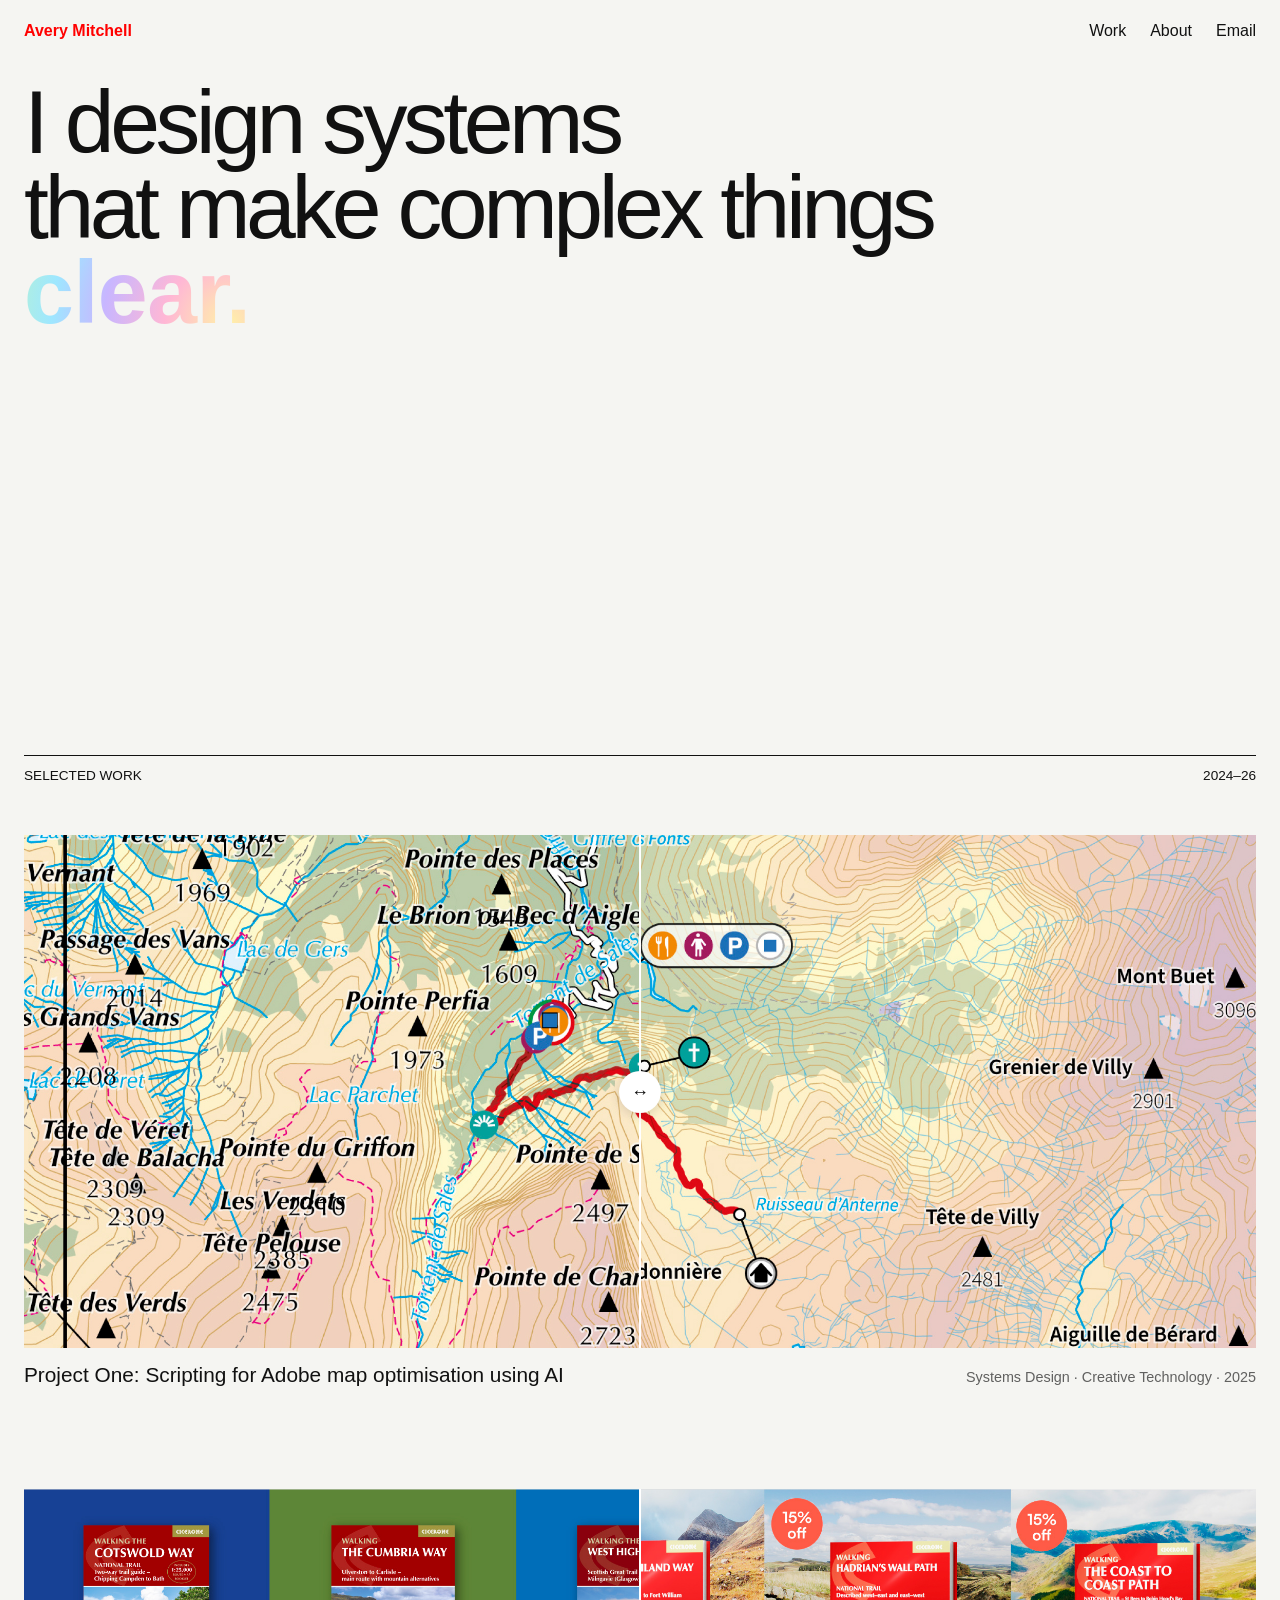
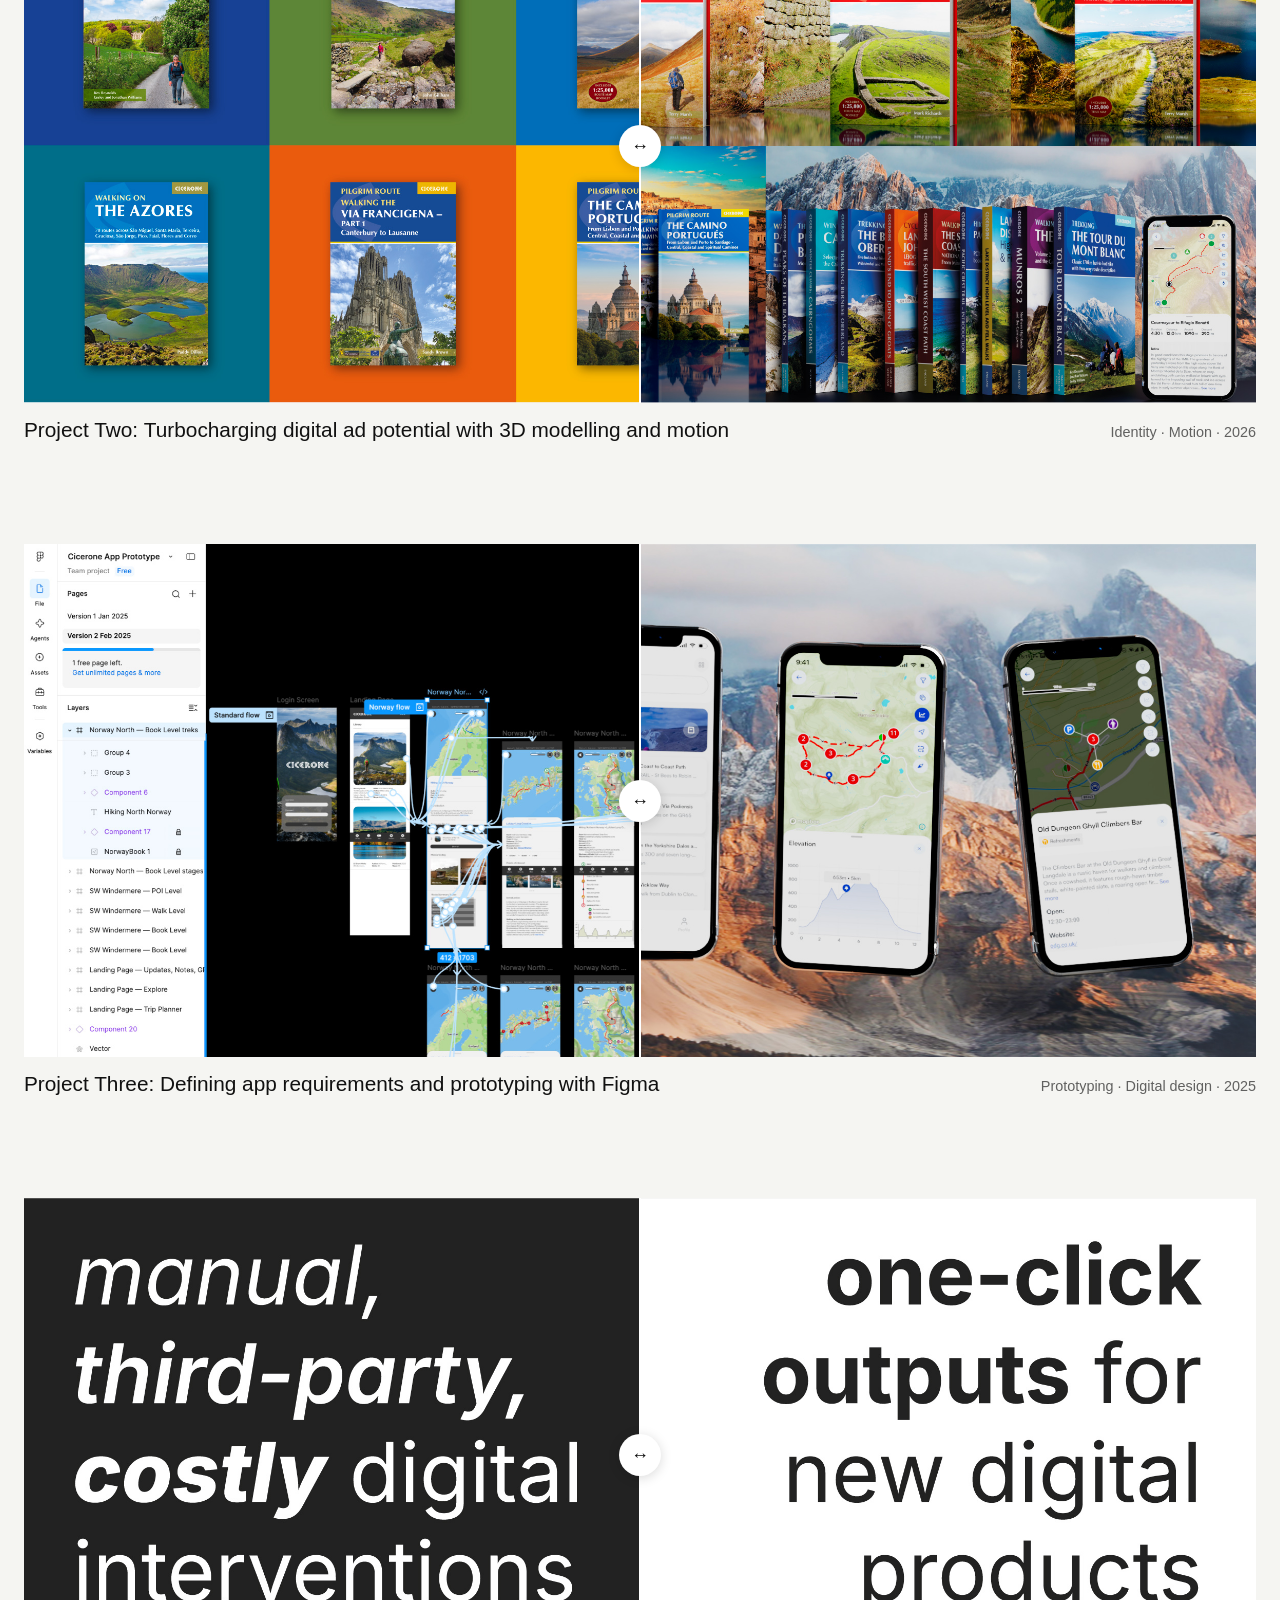
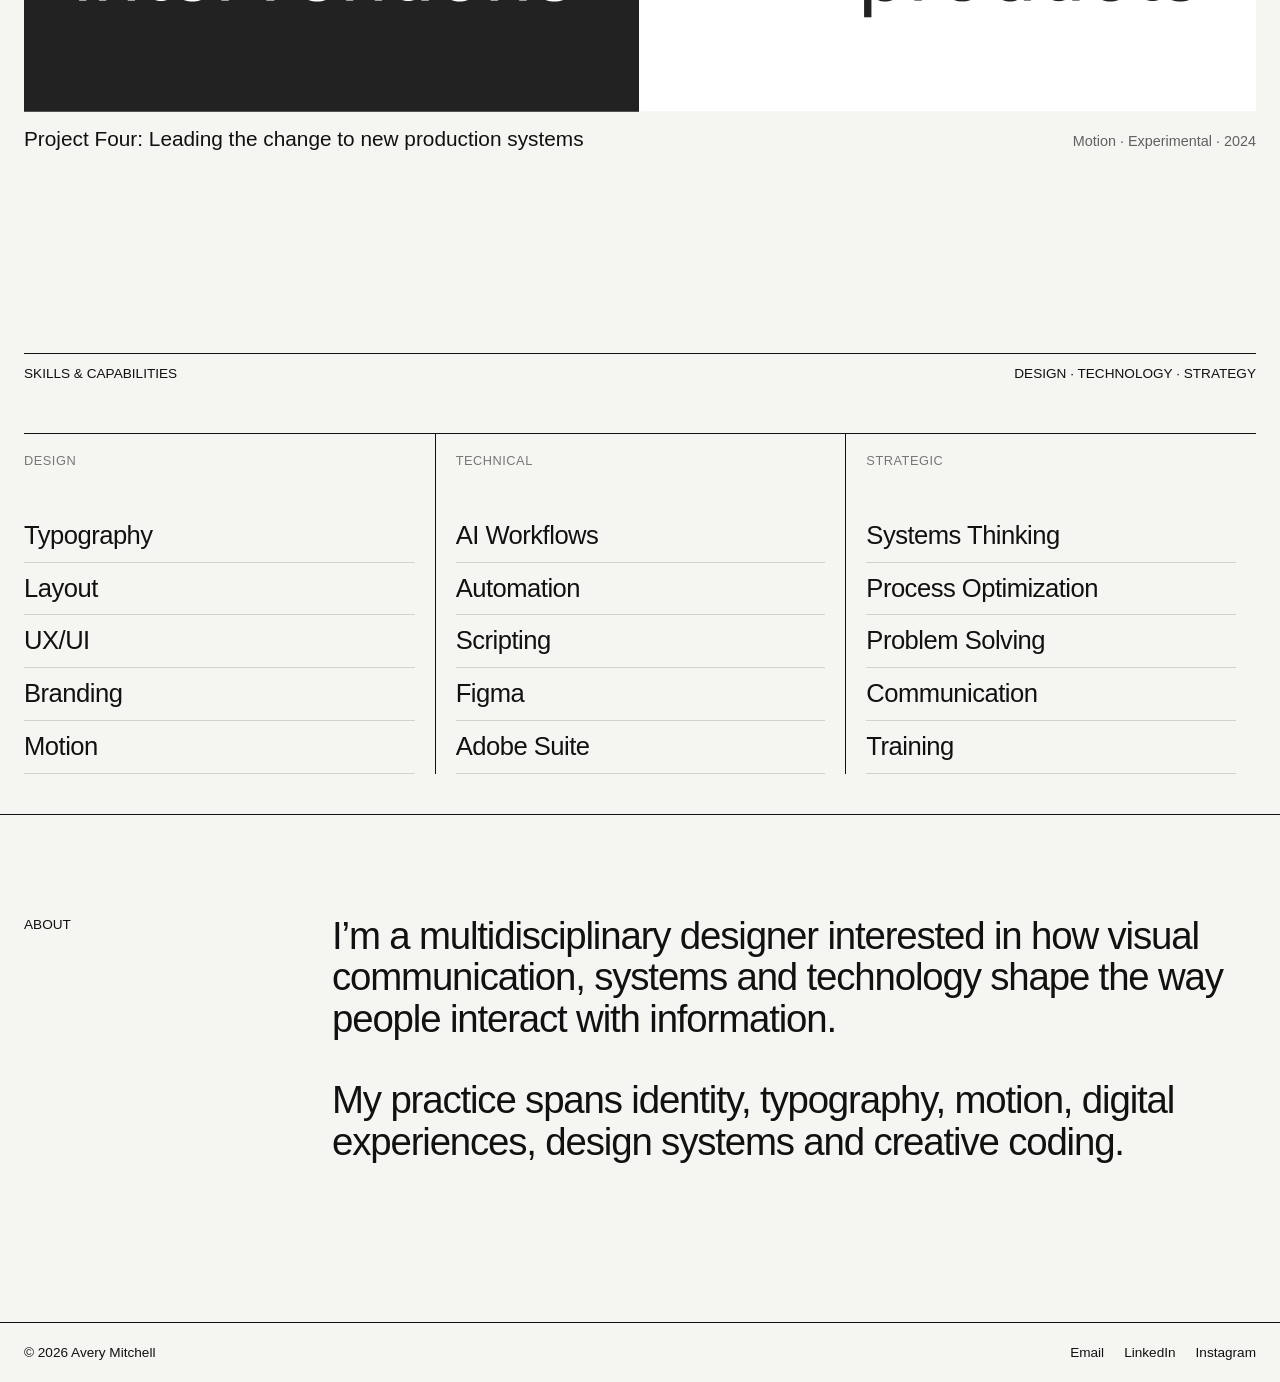
<file: index.html>
<!DOCTYPE html>
<html lang="en">

<head>
  <meta charset="UTF-8">

  <meta
    name="viewport"
    content="width=device-width, initial-scale=1.0"
  >

  <title>Avery Mitchell — Design & Creative Technology</title>

  <meta
    name="description"
    content="Portfolio of Avery Mitchell — graphic design, motion, systems design and creative technology."
  >

  <link rel="stylesheet" href="style.css">
  <link rel="icon" type="image/png" href="/favicon-2.png">
</head>


<body>

  <!-- ========================================
       HEADER
  ========================================= -->

  <header class="site-header">

    <a class="name" href="/">
      Avery Mitchell
    </a>

    <nav>
      <a href="#work">Work</a>
      <a href="#about">About</a>
      <a href="mailto:hello@example.com">Email</a>
    </nav>

  </header>


  <main>

    <!-- ========================================
         INTRO
    ========================================= -->

    <section class="intro">

      <h1>
        I design systems<br>
        that make complex things<br>
        <span class="clarity">clear.</span>
      </h1>

    </section>


    


    <!-- ========================================
         SELECTED WORK
    ========================================= -->

    <section class="work" id="work">

      <div class="section-heading">
        <p>Selected Work</p>
        <p>2024–26</p>
      </div>


      <!-- ======================================
           PROJECT 01
      ======================================= -->

      <article class="project">

        <div class="image-compare">

          <!-- BEFORE / LEFT -->

          <div class="compare-before">

            <img
              class="compare-image"
              src="images/project-01-a.jpg"
              alt="Project One — before"
            >

        

          </div>


          <!-- AFTER / RIGHT -->

          <div class="compare-after">

            <img
              class="compare-image"
              src="images/project-01-b.jpg"
              alt="Project One — after"
            >

            

          </div>


          <!-- DIVIDER -->

          <div class="compare-divider">

            <div class="compare-handle">
              ↔
            </div>

          </div>


          <!-- SLIDER -->

          <input
            class="compare-slider"
            type="range"
            min="0"
            max="100"
            value="50"
            aria-label="Compare Project One before and after"
          >

        </div>


        <a class="project-info" href="project-01.html">

          <h2>Project One: <span class="subhead">Scripting for Adobe map optimisation using AI</span></h2>

          <p>
            Systems Design · Creative Technology · 2025
          </p>

        </a>

      </article>


      <!-- ======================================
           PROJECT 02
      ======================================= -->

      <article class="project">

        <div class="image-compare">

          <!-- BEFORE / LEFT -->

          <div class="compare-before">

            <img
              class="compare-image"
              src="images/project-02-a.jpg"
              alt="Project Two — before"
            >

            

          </div>


          <!-- AFTER / RIGHT -->

          <div class="compare-after">

            <img
              class="compare-image"
              src="images/project-02-b.jpg"
              alt="Project Two — after"
            >

            

          </div>


          <!-- DIVIDER -->

          <div class="compare-divider">

            <div class="compare-handle">
              ↔
            </div>

          </div>


          <!-- SLIDER -->

          <input
            class="compare-slider"
            type="range"
            min="0"
            max="100"
            value="50"
            aria-label="Compare Project Two before and after"
          >

        </div>


        <a class="project-info" href="#">

          <h2>Project Two: <span class="subhead">Turbocharging digital ad potential with 3D modelling and motion</span></h2>

          <p>
            Identity · Motion · 2026 
          </p>

        </a>

      </article>


      <!-- ======================================
           PROJECT 03
      ======================================= -->

      <article class="project">

        <div class="image-compare">

          <!-- BEFORE / LEFT -->

          <div class="compare-before">

            <img
              class="compare-image"
              src="images/project-03-a.jpg"
              alt="Project Three — before"
            >

            

          </div>


          <!-- AFTER / RIGHT -->

          <div class="compare-after">

            <img
              class="compare-image"
              src="images/project-03-b.jpg"
              alt="Project Three — after"
            >

            

          </div>


          <!-- DIVIDER -->

          <div class="compare-divider">

            <div class="compare-handle">
              ↔
            </div>

          </div>


          <!-- SLIDER -->

          <input
            class="compare-slider"
            type="range"
            min="0"
            max="100"
            value="50"
            aria-label="Compare Project Three before and after"
          >

        </div>


        <a class="project-info" href="#">

          <h2>Project Three: <span class="subhead">Defining app requirements and prototyping with Figma</span></h2>

          <p>
            Prototyping · Digital design · 2025
          </p>

        </a>

      </article>


      <!-- ======================================
           PROJECT 04
      ======================================= -->

      <article class="project">

        <div class="image-compare">

          <!-- BEFORE / LEFT -->

          <div class="compare-before">

            <img
              class="compare-image"
              src="images/project-04-a.jpg"
              alt="Project Four — before"
            >

            

          </div>


          <!-- AFTER / RIGHT -->

          <div class="compare-after">

            <img
              class="compare-image"
              src="images/project-04-b.jpg"
              alt="Project Four — after"
            >

            

          </div>


          <!-- DIVIDER -->

          <div class="compare-divider">

            <div class="compare-handle">
              ↔
            </div>

          </div>


          <!-- SLIDER -->

          <input
            class="compare-slider"
            type="range"
            min="0"
            max="100"
            value="50"
            aria-label="Compare Project Four before and after"
          >

        </div>


        <a class="project-info" href="#">

          <h2>Project Four: <span class="subhead">Leading the change to new production systems</span></h2>

          <p>
            Motion · Experimental · 2024
          </p>

        </a>

      </article>

    </section>

<!-- ========================================
         SKILLS
    ========================================= -->

    <section class="skills">

      <div class="section-heading">
        <p>Skills & Capabilities</p>
        <p>Design · Technology · Strategy</p>
      </div>


      <div class="skills-grid">

        <!-- DESIGN -->

        <div class="skills-column">

          <h2>Design</h2>

          <ul>
            <li>Typography</li>
            <li>Layout</li>
            <li>UX/UI</li>
            <li>Branding</li>
            <li>Motion</li>
          </ul>

        </div>


        <!-- TECHNICAL -->

        <div class="skills-column">

          <h2>Technical</h2>

          <ul>
            <li>AI Workflows</li>
            <li>Automation</li>
            <li>Scripting</li>
            <li>Figma</li>
            <li>Adobe Suite</li>
          </ul>

        </div>


        <!-- STRATEGIC -->

        <div class="skills-column">

          <h2>Strategic</h2>

          <ul>
            <li>Systems Thinking</li>
            <li>Process Optimization</li>
            <li>Problem Solving</li>
            <li>Communication</li>
            <li>Training</li>
          </ul>

        </div>

      </div>

    </section>
    
    <!-- ========================================
         ABOUT
    ========================================= -->

    <section class="about" id="about">

      <p class="section-label">
        About
      </p>


      <div class="about-text">

        <p>
          I’m a multidisciplinary designer interested in how visual
          communication, systems and technology shape the way people
          interact with information.
        </p>

        <p>
          My practice spans identity, typography, motion, digital
          experiences, design systems and creative coding.
        </p>

      </div>

    </section>

  </main>


  <!-- ========================================
       FOOTER
  ========================================= -->

  <footer>

    <p>
      © 2026 Avery Mitchell
    </p>


    <div class="footer-links">

      <a href="mailto:hello@example.com">
        Email
      </a>

      <a
        href="#"
        target="_blank"
        rel="noopener"
      >
        LinkedIn
      </a>

      <a
        href="#"
        target="_blank"
        rel="noopener"
      >
        Instagram
      </a>

    </div>

  </footer>


  <!-- ========================================
       IMAGE COMPARISON SCRIPT
  ========================================= -->

  <script>

    document
      .querySelectorAll(".image-compare")
      .forEach(compare => {

        const slider =
          compare.querySelector(".compare-slider");


        slider.addEventListener("input", () => {

          compare.style.setProperty(
            "--position",
            slider.value + "%"
          );

        });

      });

/* ========================================
   CLARITY GRADIENT
   Mouse + scroll reactive
======================================== */

const clarity = document.querySelector(".clarity");

let mouseX = 50;
let mouseY = 50;
let scrollAmount = 0;

function updateClarityGradient() {

  /*
    Mouse creates subtle horizontal
    and vertical movement.
  */

  const gradientX =
    35 + (mouseX * 0.3);

  /*
    Scroll shifts the gradient vertically.

    % 100 means it continues cycling
    as the page gets longer.
  */

  const gradientY =
    35 +
    (mouseY * 0.2) +
    (scrollAmount * 0.03);

  clarity.style.setProperty(
    "--mouse-x",
    `${gradientX}%`
  );

  clarity.style.setProperty(
    "--mouse-y",
    `${gradientY % 100}%`
  );

}


/* MOUSE */

document.addEventListener(
  "mousemove",
  event => {

    mouseX =
      (event.clientX / window.innerWidth) * 100;

    mouseY =
      (event.clientY / window.innerHeight) * 100;

    updateClarityGradient();

  }
);


/* SCROLL */

window.addEventListener(
  "scroll",
  () => {

    scrollAmount = window.scrollY;

    updateClarityGradient();

  },
  { passive: true }
);


/* INITIAL POSITION */

updateClarityGradient();
  </script>


</body>

</html>
</file>
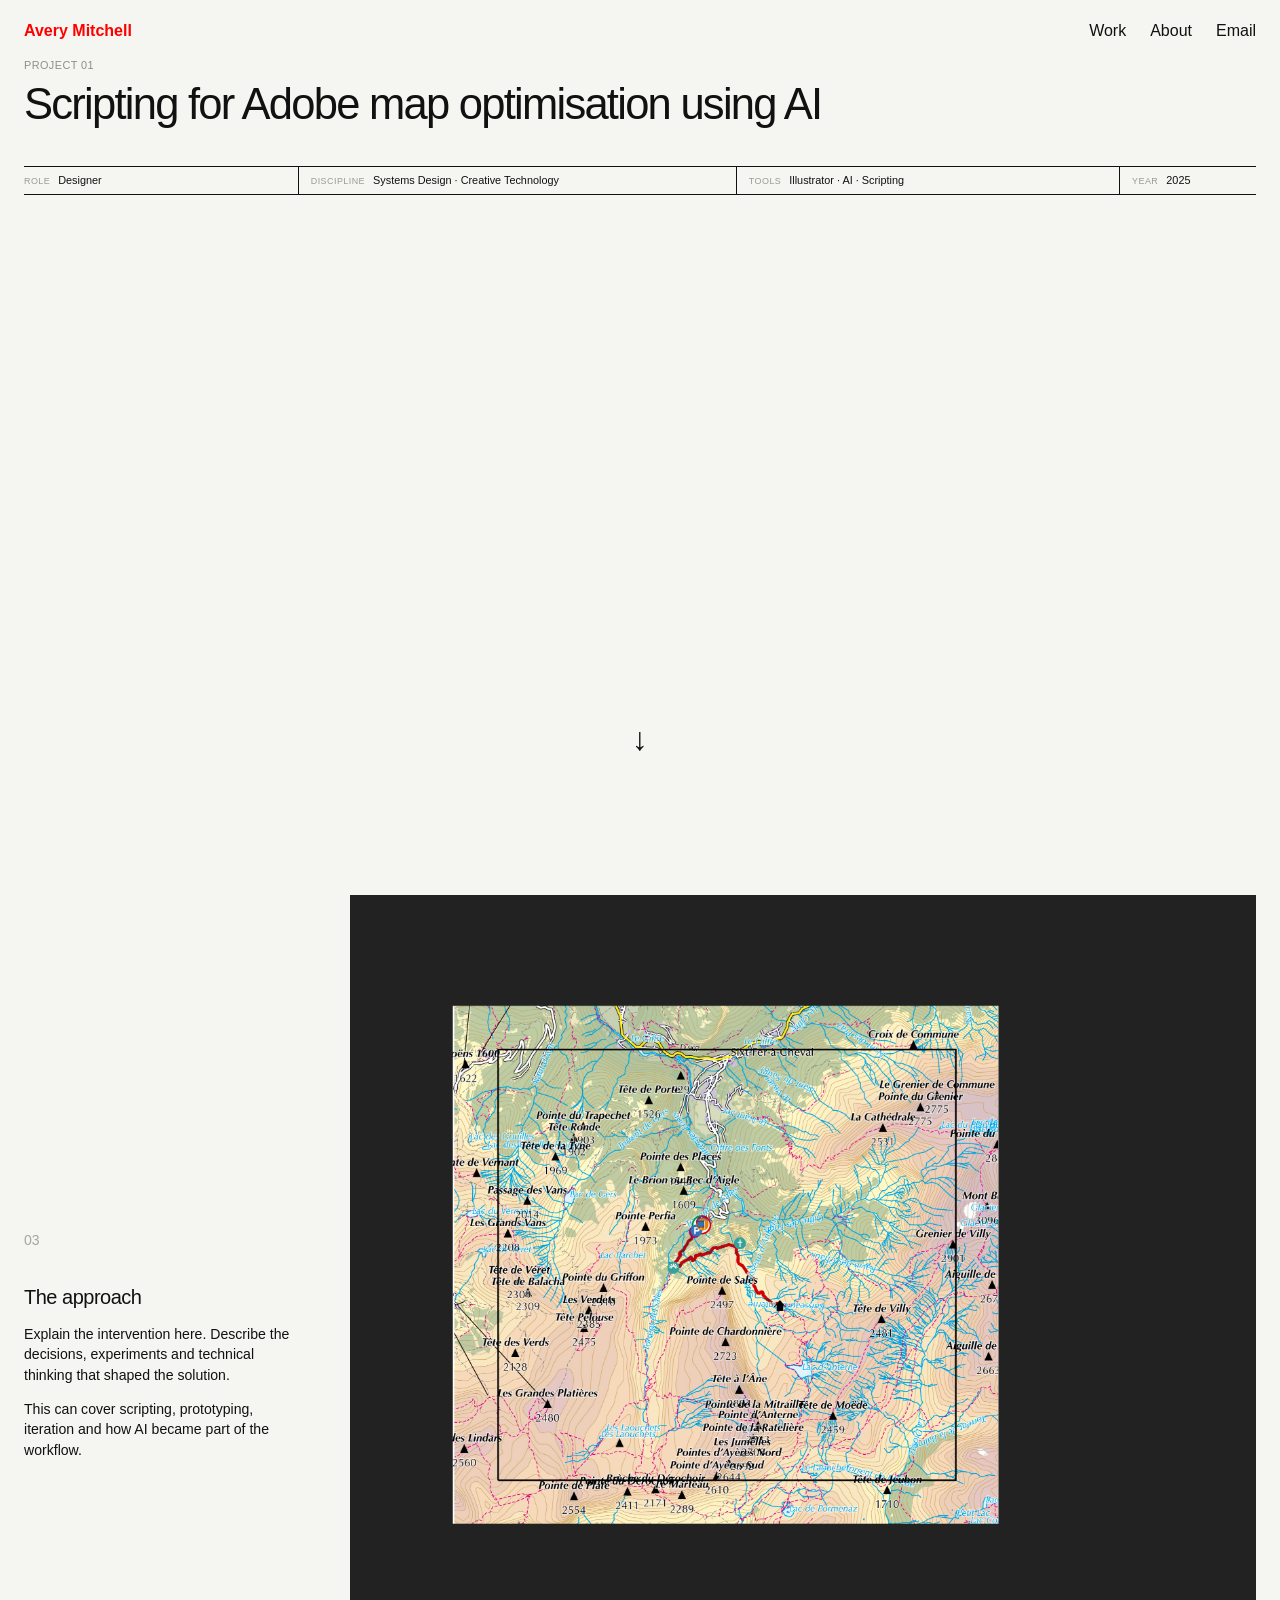
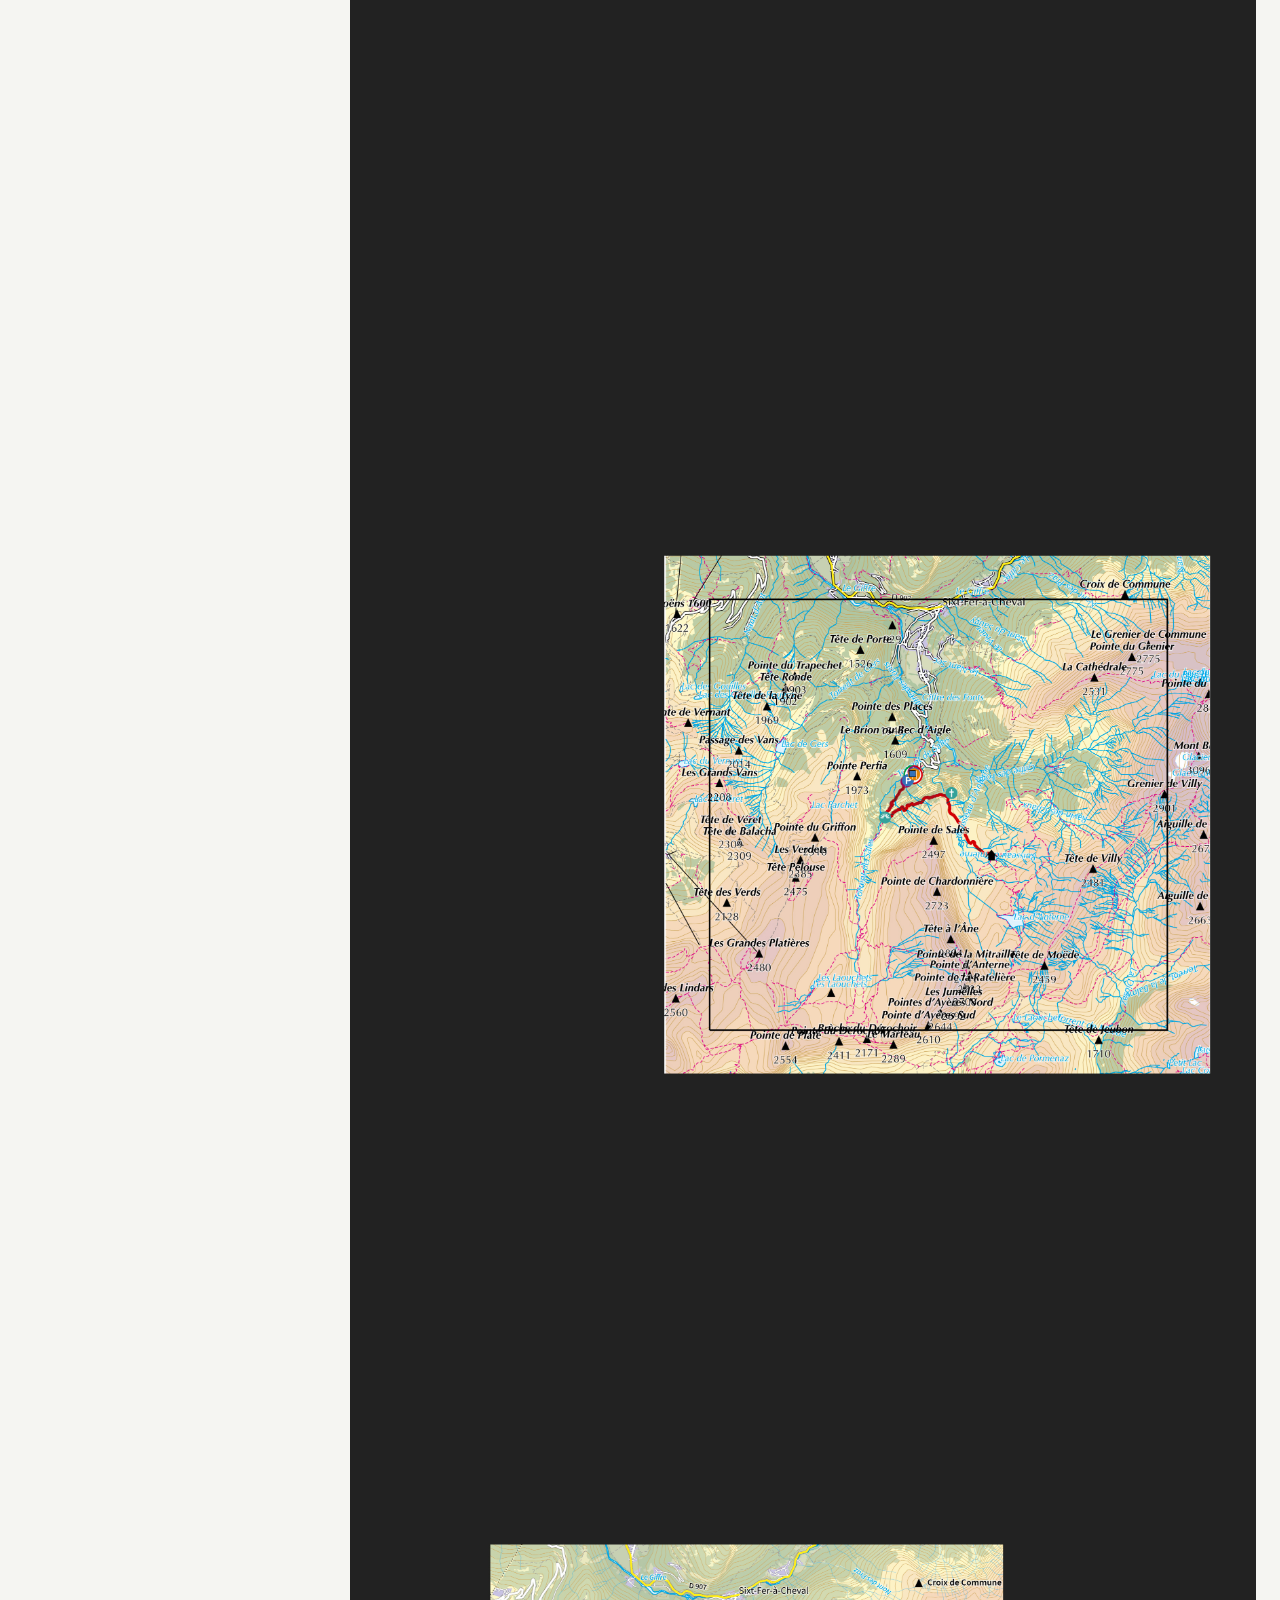
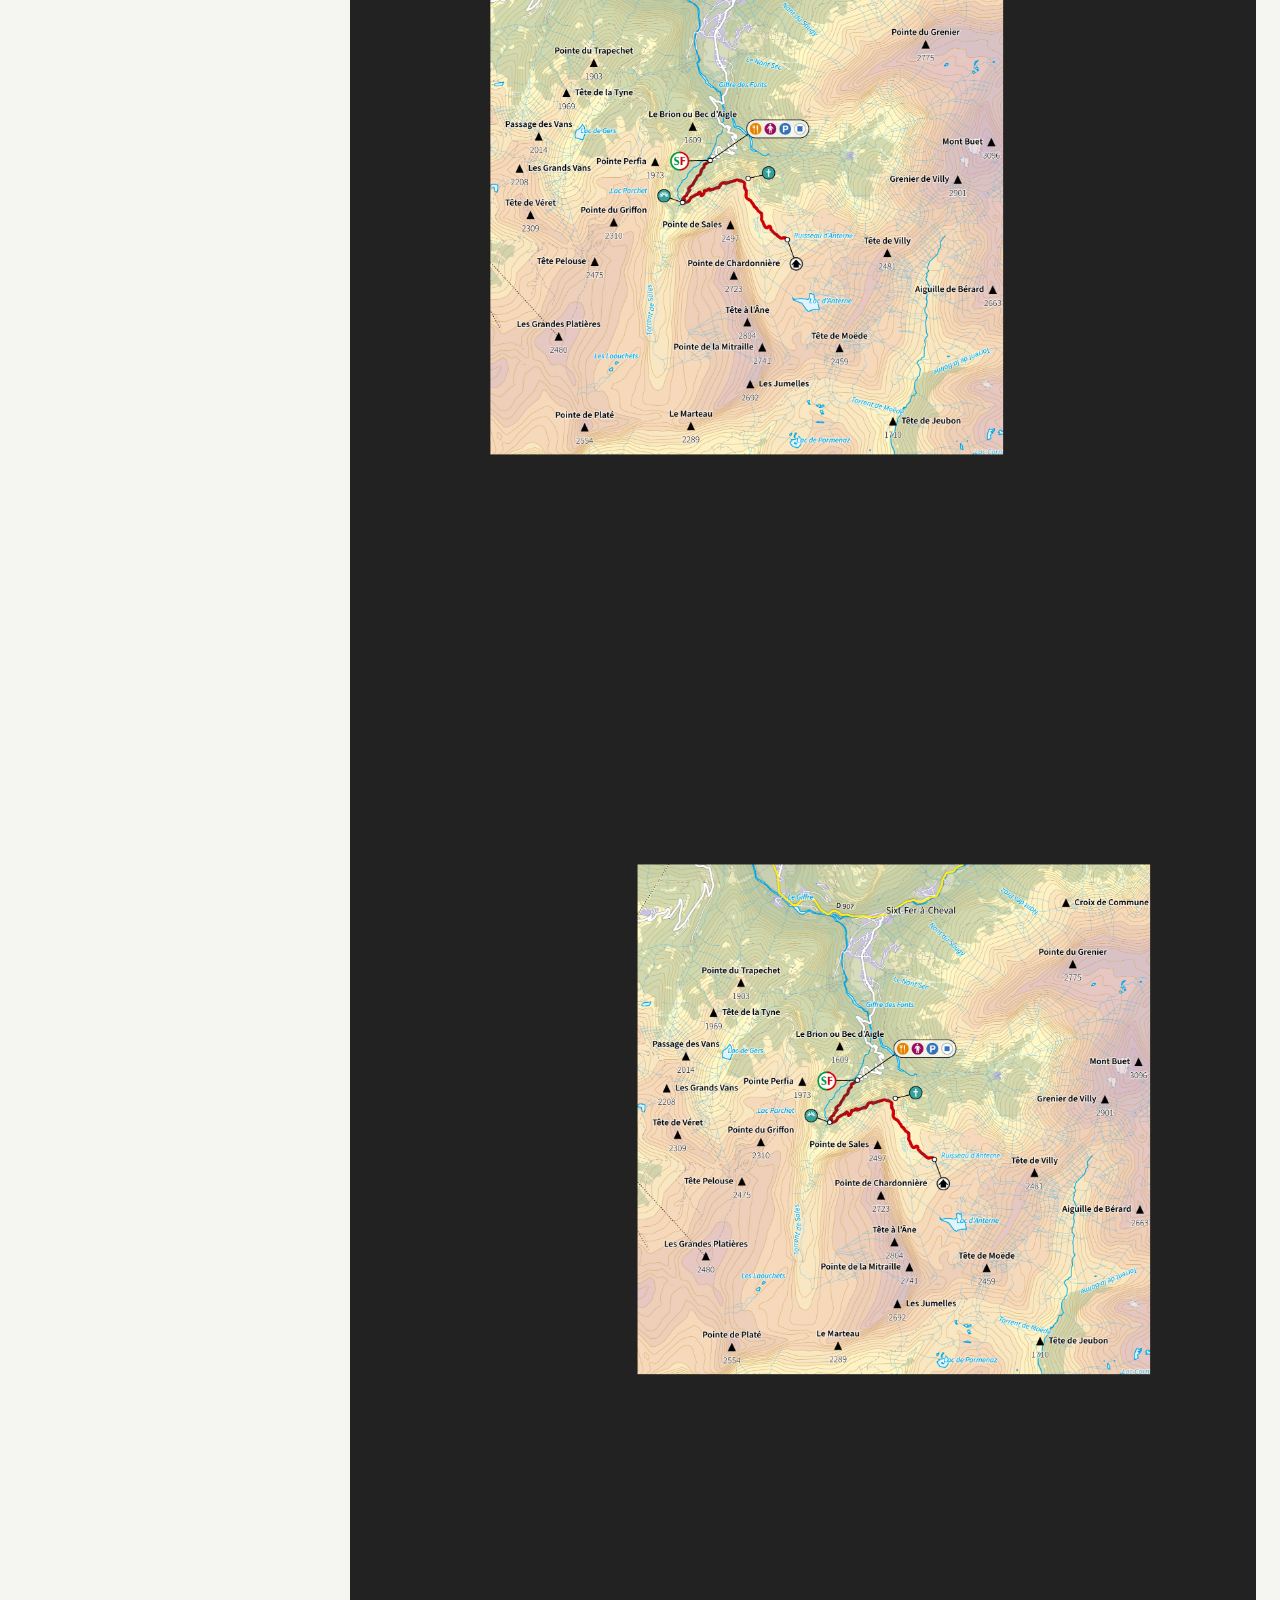
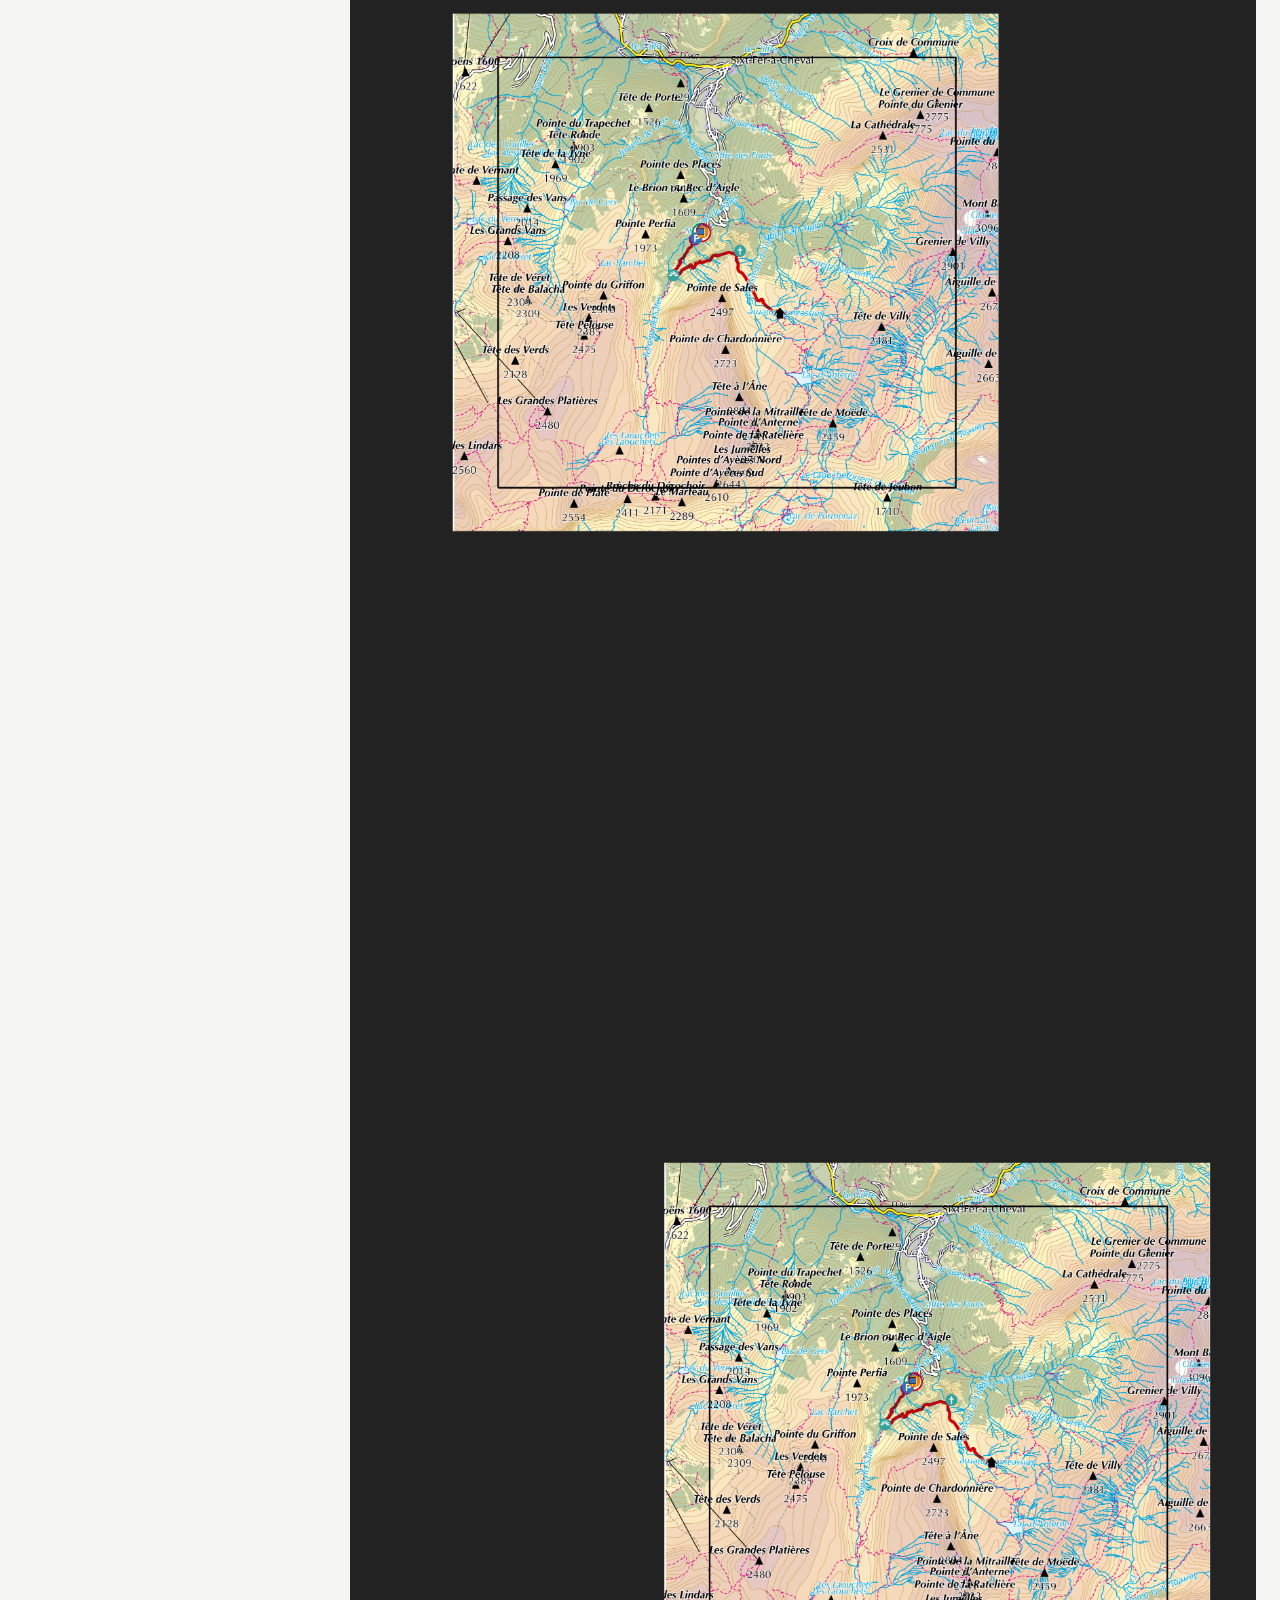
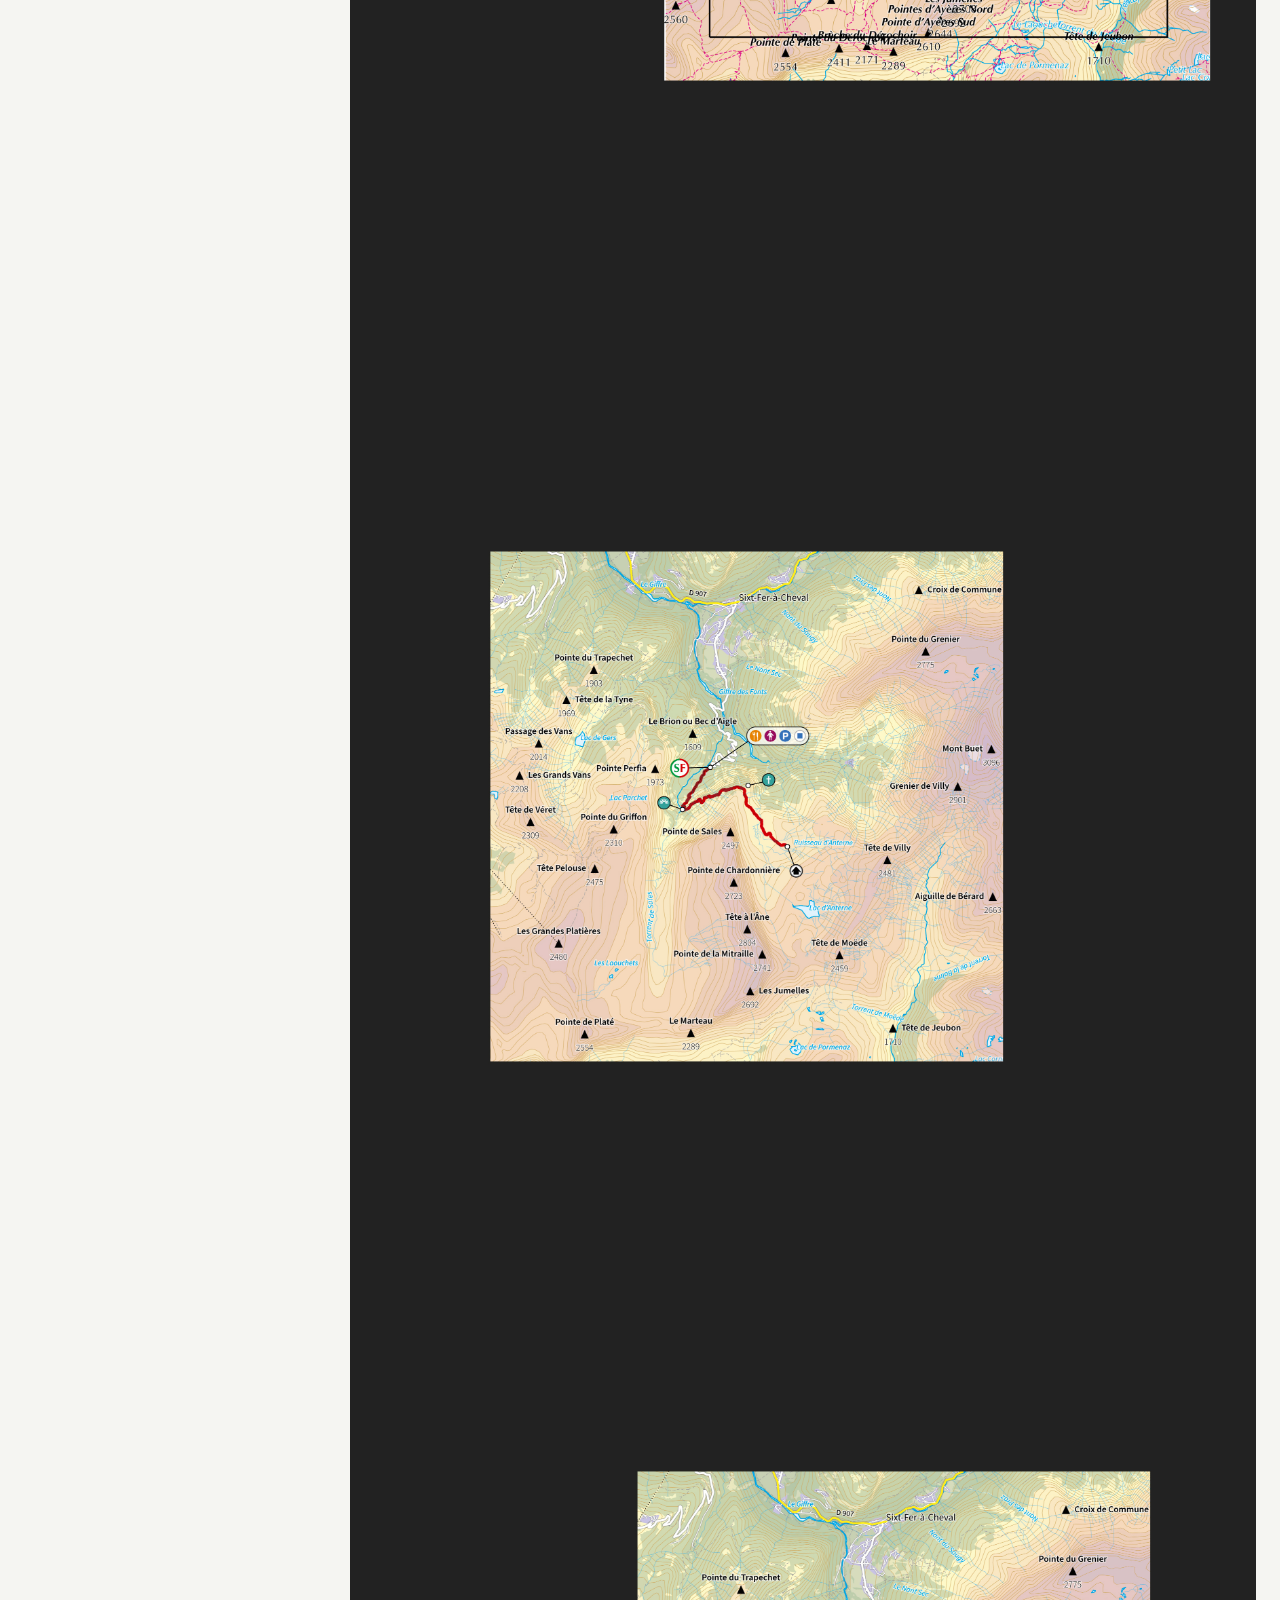
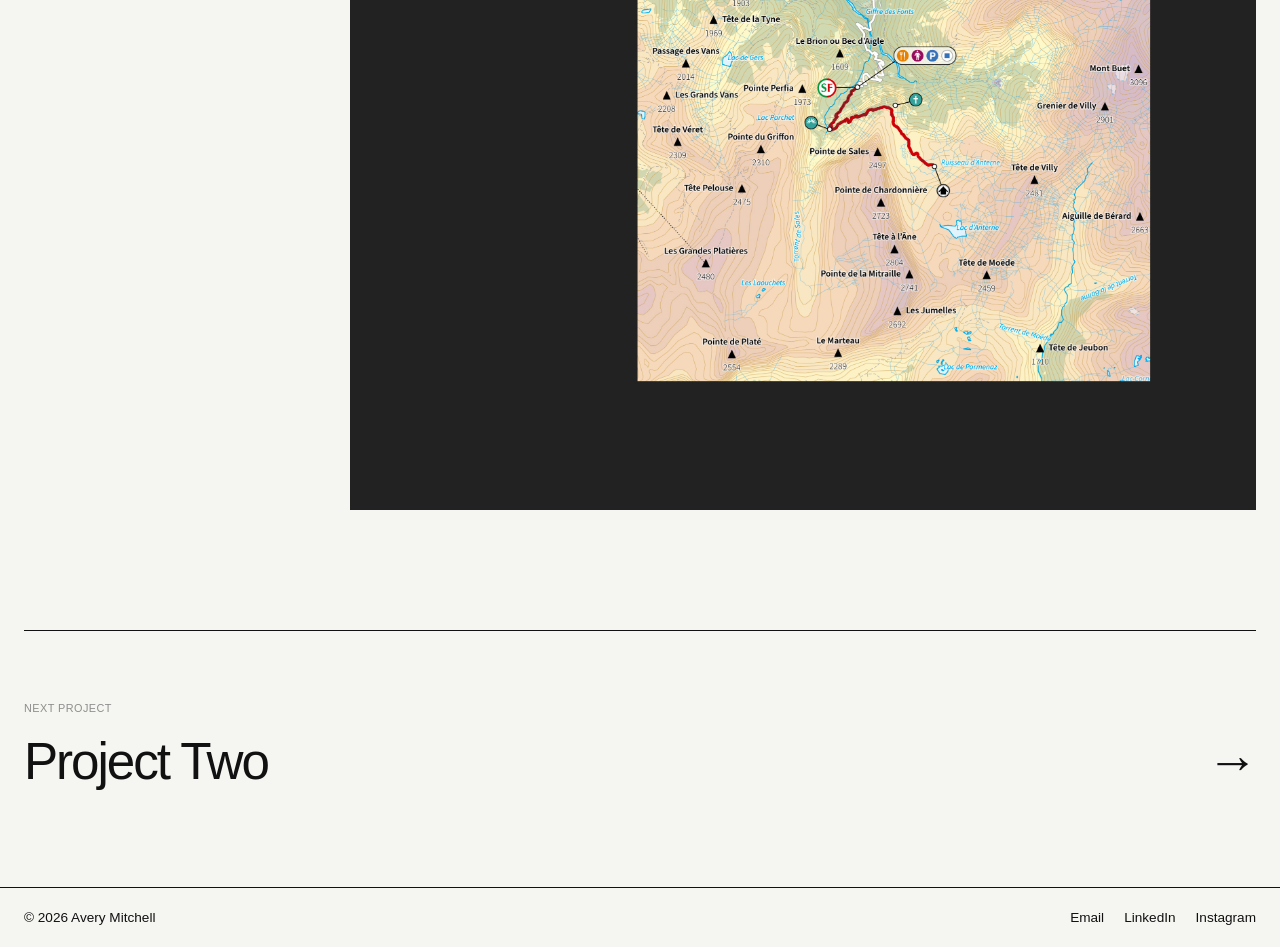
<file: project-01.html>
<!DOCTYPE html>
<html lang="en">

<head>

  <meta charset="UTF-8">

  <meta
    name="viewport"
    content="width=device-width, initial-scale=1.0"
  >

  <title>
    Project One — Avery Mitchell
  </title>

  <meta
    name="description"
    content="Scripting for Adobe map optimisation using AI — a case study by Avery Mitchell."
  >

  <link rel="stylesheet" href="style.css">

  <link
    rel="icon"
    type="image/png"
    href="/favicon-2.png"
  >

</head>


<body class="case-page">


  <!-- ========================================
       HEADER
  ========================================= -->

  <header class="site-header">

    <a class="name" href="index.html">
      Avery Mitchell
    </a>

    <nav>

      <a href="index.html#work">
        Work
      </a>

      <a href="index.html#about">
        About
      </a>

      <a href="mailto:hello@example.com">
        Email
      </a>

    </nav>

  </header>



  <!-- ========================================
       CASE STUDY
  ========================================= -->

  <main class="case-study">


    <!-- ======================================
         INTRO SCREEN
    ======================================= -->

    <section class="case-intro">


      <!-- PROJECT TITLE -->

      <header class="case-hero">

        <p class="case-number">
          Project 01
        </p>

        <h1>
          Scripting for Adobe map optimisation using AI
        </h1>

      </header>



      <!-- ====================================
           METADATA
      ===================================== -->

      <section class="case-meta">


        <div class="case-meta-item">

          <span class="case-meta-label">
            Role
          </span>

          <span>
            Designer
          </span>

        </div>


        <div class="case-meta-item">

          <span class="case-meta-label">
            Discipline
          </span>

          <span>
            Systems Design · Creative Technology
          </span>

        </div>


        <div class="case-meta-item">

          <span class="case-meta-label">
            Tools
          </span>

          <span>
            Illustrator · AI · Scripting
          </span>

        </div>


        <div class="case-meta-item">

          <span class="case-meta-label">
            Year
          </span>

          <span>
            2025
          </span>

        </div>


      </section>



      <!-- ====================================
           SCROLL CUE
      ===================================== -->

      <div
        class="case-scroll-cue"
        aria-hidden="true"
      >

        <span>
          ↓
        </span>

      </div>


    </section>



    <!-- ========================================
         CASE BODY
    ========================================= -->

    <section class="case-body">


      <!-- ======================================
           LEFT — STICKY NARRATIVE
      ======================================= -->

      <aside class="case-story">

        <div class="case-story-sticky">


          <!-- CONTEXT -->

          <article
            class="story-card is-active"
            data-story="context"
          >

            <p class="story-number">
              01
            </p>

            <h2>
              Context
            </h2>

            <p>
              Introduce the project here. Explain what you were
              working on, who it was for and why the work existed.
            </p>

            <p>
              This is a good place to establish the wider context
              before explaining the specific problem you identified.
            </p>

          </article>



          <!-- PROBLEM -->

          <article
            class="story-card"
            data-story="problem"
          >

            <p class="story-number">
              02
            </p>

            <h2>
              The problem
            </h2>

            <p>
              Describe the complexity in the existing process.
              Explain what was repetitive, inefficient or difficult
              about the way the work was previously being done.
            </p>

            <p>
              Focus on the problem before moving into the solution.
            </p>

          </article>



          <!-- APPROACH -->

          <article
            class="story-card"
            data-story="approach"
          >

            <p class="story-number">
              03
            </p>

            <h2>
              The approach
            </h2>

            <p>
              Explain the intervention here. Describe the decisions,
              experiments and technical thinking that shaped the
              solution.
            </p>

            <p>
              This can cover scripting, prototyping, iteration and
              how AI became part of the workflow.
            </p>

          </article>



          <!-- OUTCOME -->

          <article
            class="story-card"
            data-story="outcome"
          >

            <p class="story-number">
              04
            </p>

            <h2>
              Outcome
            </h2>

            <p>
              Explain what changed as a result of the project.
              Include improvements to the workflow, time saved,
              consistency gained or other measurable outcomes.
            </p>

            <p>
              You can also reflect briefly on what you learned from
              the process.
            </p>

          </article>


        </div>

      </aside>



      <!-- ======================================
           RIGHT — CONTINUOUS MEDIA
      ======================================= -->

      <div class="case-media-stream">


        <!-- ====================================
             01 — CONTEXT
        ===================================== -->

        <section
          class="media-zone"
          data-zone="context"
        >

          <figure class="case-image">

            <img
              src="images/project-01-1.jpg"
              alt="Project One context"
            >

          </figure>


          <figure class="case-image">

            <img
              src="images/project-01-2.jpg"
              alt="Project One detail"
            >

          </figure>

        </section>



        <!-- ====================================
             02 — PROBLEM
        ===================================== -->

        <section
          class="media-zone"
          data-zone="problem"
        >

          <figure class="case-image">

            <img
              src="images/project-01-3.jpg"
              alt="Existing map production workflow"
            >

          </figure>


          <figure class="case-image">

            <img
              src="images/project-01-4.jpg"
              alt="Existing workflow detail"
            >

          </figure>

        </section>



        <!-- ====================================
             03 — APPROACH
        ===================================== -->

        <section
          class="media-zone"
          data-zone="approach"
        >

          <figure class="case-image">

            <img
              src="images/project-01-5.jpg"
              alt="Development process"
            >

          </figure>


          <figure class="case-image">

            <img
              src="images/project-01-6.jpg"
              alt="Development process detail"
            >

          </figure>

        </section>



        <!-- ====================================
             04 — OUTCOME
        ===================================== -->

        <section
          class="media-zone"
          data-zone="outcome"
        >

          <figure class="case-image">

            <img
              src="images/project-01-7.jpg"
              alt="Final project outcome"
            >

          </figure>


          <figure class="case-image">

            <img
              src="images/project-01-8.jpg"
              alt="Final project detail"
            >

          </figure>

        </section>


      </div>

    </section>



    <!-- ========================================
         NEXT PROJECT
    ========================================= -->

    <a
      class="next-project"
      href="project-02.html"
    >

      <p class="next-project-label">
        Next project
      </p>

      <h2>

        Project Two

        <span>
          →
        </span>

      </h2>

    </a>


  </main>



  <!-- ========================================
       FOOTER
  ========================================= -->

  <footer>

    <p>
      © 2026 Avery Mitchell
    </p>

    <div class="footer-links">

      <a href="mailto:hello@example.com">
        Email
      </a>

      <a
        href="#"
        target="_blank"
        rel="noopener"
      >
        LinkedIn
      </a>

      <a
        href="#"
        target="_blank"
        rel="noopener"
      >
        Instagram
      </a>

    </div>

  </footer>



  <!-- ========================================
       CASE STUDY INTERACTION
  ========================================= -->

  <script>

    /* ========================================
       STORY CARD SWITCHING
    ========================================= */

    const zones =
      document.querySelectorAll(".media-zone");

    const cards =
      document.querySelectorAll(".story-card");


    function activateStory(name) {

      cards.forEach(card => {

        card.classList.toggle(
          "is-active",
          card.dataset.story === name
        );

      });

    }



    /*
      Each media zone is watched as it
      crosses a narrow horizontal line
      around 40% down the viewport.
    */

    const storyObserver =
      new IntersectionObserver(

        entries => {

          entries.forEach(entry => {

            if (entry.isIntersecting) {

              activateStory(
                entry.target.dataset.zone
              );

            }

          });

        },

        {
          root: null,

          rootMargin:
            "-40% 0px -59% 0px",

          threshold: 0
        }

      );


    zones.forEach(zone => {

      storyObserver.observe(zone);

    });



    /* ========================================
       PAGE THEME
    ========================================= */

    function updateCaseTheme() {

      document.body.classList.toggle(
        "case-dark",
        window.scrollY > 8
      );

    }


    window.addEventListener(
      "scroll",
      updateCaseTheme,
      { passive: true }
    );


    updateCaseTheme();

  </script>


</body>

</html>
</file>
<file: style.css>
/* ==========================================
   RESET
========================================== */

* {
  box-sizing: border-box;
  margin: 0;
  padding: 0;
}

html {
  scroll-behavior: smooth;
}

body {
  background: #f5f5f2;
  color: #111;

  font-family: Inter, Helvetica, Arial, sans-serif;
  font-size: 16px;
  line-height: 1.4;
    position: relative;
  z-index: 0;
}


img {
  display: block;
  width: 100%;
}

a {
  color: inherit;
  text-decoration: none;
}


/* ==========================================
   HEADER
========================================== */

.site-header {
  position: fixed;

  top: 0;
  left: 0;

  width: 100%;

  display: flex;
  justify-content: space-between;
  align-items: center;

  padding: 20px 24px;

  z-index: 1000;

  background: transparent;

  color: #111;

  transition:
    color 0.25s ease;
}


/* Avery stays red at all times */

.site-header .name {
  color: #ff0000;
  font-weight: 600;
}


/* Menu becomes white in case study */

body.case-dark .site-header {
  color: #fff;
}


/* Avery STILL stays red */

body.case-dark .site-header .name {
  color: #ff0000;
}

nav {
  display: flex;
  gap: 24px;
}

nav a {
  transition: opacity 0.2s ease;
}

nav a:hover {
  opacity: 0.5;
}


/* ==========================================
   INTRO
========================================== */

.intro {
  min-height: 75vh;

  display: flex;
  flex-direction: column;
  justify-content: space-between;

  padding: 80px 24px 40px;
}

.intro h1 {
  max-width: 1200px;

  font-size: clamp(3rem, 7vw, 7rem);
  font-weight: 400;
  line-height: 0.95;
  letter-spacing: -0.05em;
}

.intro-text {
  max-width: 520px;

  margin-left: auto;

  font-size: 1.2rem;
}

.clarity {
  font-weight: 800;
  letter-spacing: -0.005em;

  /* Mouse position */
  --mouse-x: 50%;
  --mouse-y: 50%;

  /* Pastel gradient */
  background:
    radial-gradient(
      circle at var(--mouse-x) var(--mouse-y),
      #fff1a8 0%,
      #ffb7d5 28%,
      #c8b6ff 55%,
      #9ee7ff 78%,
      #b8f2d0 100%
    );

  /* Put gradient inside the letters */
  -webkit-background-clip: text;
  background-clip: text;

  -webkit-text-fill-color: transparent;
  color: transparent;

  /* Makes movement feel soft */
  background-size: 180% 180%;
}

/* ==========================================
   GENERAL SECTION HEADING
========================================== */

.section-heading {
  display: flex;
  justify-content: space-between;

  border-top: 1px solid #111;

  padding-top: 10px;
  margin-bottom: 50px;

  font-size: 0.85rem;
  text-transform: uppercase;
}


/* ==========================================
   SKILLS
========================================== */

.skills {
  padding: 20px 24px 40px;
}

.skills-grid {
  display: grid;
  grid-template-columns: repeat(3, 1fr);

  border-top: 1px solid #111;
}

.skills-column {
  padding: 18px 20px 0 0;
}

.skills-column + .skills-column {
  border-left: 1px solid #111;

  padding-left: 20px;
}

.skills-column h2 {
  margin-bottom: 40px;

  font-size: 0.8rem;
  font-weight: 500;

  text-transform: uppercase;
  letter-spacing: 0.04em;

  opacity: 0.55;
}

.skills-column ul {
  list-style: none;
}

.skills-column li {
  padding: 8px 0;

  font-size: clamp(1.25rem, 2vw, 2rem);
  letter-spacing: -0.02em;

  border-bottom: 1px solid rgba(17, 17, 17, 0.15);
}


/* ==========================================
   WORK
========================================== */

.work {
  padding: 80px 24px;
}

.project {
  display: block;

  margin-bottom: 100px;
}


/* ==========================================
   IMAGE COMPARISON
========================================== */

.image-compare {
  --position: 50%;

  position: relative;

  width: 100%;

  /*
    Wide + shallow project thumbnail.
    Change this if you want all project
    thumbnails taller or shorter.
  */
  aspect-ratio: 12 / 5;

  overflow: hidden;

  background: #ddd;

  /* Prevents accidental text selection
     while dragging the slider */
  user-select: none;
  -webkit-user-select: none;

  /* Makes dragging behave properly on mobile */
  touch-action: pan-y;
}


/* ==========================================
   BEFORE + AFTER LAYERS
========================================== */

/*
  BEFORE occupies everything to the
  LEFT of the slider.
*/

.compare-before {
  position: absolute;
  inset: 0;

  overflow: hidden;

  clip-path: inset(
    0
    calc(100% - var(--position))
    0
    0
  );
}


/*
  AFTER occupies everything to the
  RIGHT of the slider.
*/

.compare-after {
  position: absolute;
  inset: 0;

  overflow: hidden;

  clip-path: inset(
    0
    0
    0
    var(--position)
  );
}


/* ==========================================
   COMPARISON IMAGES
========================================== */

.compare-image {
  position: absolute;
  inset: 0;

  width: 100%;
  height: 100%;

  object-fit: cover;

  pointer-events: none;
}


/* ==========================================
   BEFORE / AFTER LABELS
========================================== */

.compare-label {
  position: absolute;
  top: 16px;

  color: #fff;

  /*
    Same size as Project One,
    Project Two, etc.
  */
  font-size: 1.3rem;
  font-weight: 500;
  line-height: 1;

  z-index: 2;

  pointer-events: none;
}

.compare-label-left {
  left: 16px;
}

.compare-label-right {
  right: 16px;
}


/* ==========================================
   SLIDER DIVIDER
========================================== */

.compare-divider {
  position: absolute;

  top: 0;
  bottom: 0;
  left: var(--position);

  width: 2px;

  background: #fff;

  transform: translateX(-50%);

  pointer-events: none;

  z-index: 5;
}


/* ==========================================
   SLIDER HANDLE
========================================== */

.compare-handle {
  position: absolute;

  top: 50%;
  left: 50%;

  width: 42px;
  height: 42px;

  display: flex;
  align-items: center;
  justify-content: center;

  transform: translate(-50%, -50%);

  border-radius: 50%;

  background: #fff;
  color: #111;

  font-size: 18px;
  line-height: 1;

  box-shadow:
    0 2px 12px rgba(0, 0, 0, 0.15);
}


/* ==========================================
   INVISIBLE RANGE INPUT
========================================== */

.compare-slider {
  position: absolute;
  inset: 0;

  width: 100%;
  height: 100%;

  margin: 0;

  opacity: 0;

  cursor: ew-resize;

  z-index: 10;
}


/* ==========================================
   PROJECT INFORMATION
========================================== */

.project-info {
  display: flex;
  justify-content: space-between;
  align-items: baseline;

  padding-top: 12px;
}

.project-info h2 {
  font-size: 1.3rem;
  font-weight: 500;
}

.subhead {
  font-weight:300;
}

.project-info p {
  font-size: 0.9rem;

  opacity: 0.65;
}

.project-info:hover h2 {
  opacity: 0.5;
}


/* ==========================================
   ABOUT
========================================== */

.about {
  display: grid;
  grid-template-columns: 1fr 3fr;

  padding: 100px 24px 160px;

  border-top: 1px solid #111;
}

.section-label {
  font-size: 0.85rem;

  text-transform: uppercase;
}

.about-text {
  max-width: 900px;

  font-size: clamp(1.8rem, 3vw, 3.5rem);
  line-height: 1.08;
  letter-spacing: -0.03em;
}

.about-text p + p {
  margin-top: 40px;
}


/* ==========================================
   FOOTER
========================================== */

footer {
  display: flex;
  justify-content: space-between;

  padding: 20px 24px;

  border-top: 1px solid #111;

  font-size: 0.85rem;
}

.footer-links {
  display: flex;

  gap: 20px;
}

.footer-links a {
  transition: opacity 0.2s ease;
}

.footer-links a:hover {
  opacity: 0.5;
}

/* ==========================================
   CASE STUDY
========================================== */

.case-study {
  width: 100%;

  background: #f5f5f2;
  color: #111;

  transition:
    background-color 0.6s ease,
    color 0.6s ease;
}


/* ==========================================
   CASE HERO
========================================== */

.case-hero {
  padding:
    60px
    24px
    40px;
}


/* PROJECT NUMBER */

.case-number {
  margin-bottom: 12px;

  font-size: 0.68rem;
  font-weight: 500;

  line-height: 1;

  text-transform: uppercase;
  letter-spacing: 0.04em;

  opacity: 0.45;
}


/* PROJECT TITLE */

.case-hero h1 {
  max-width: 850px;

  font-size: clamp(
    2rem,
    3.4vw,
    3.8rem
  );

  font-weight: 400;

  line-height: 1;

  letter-spacing: -0.04em;
}


/* ==========================================
   METADATA BAND
========================================== */

.case-meta {
  display: grid;

  grid-template-columns:
    1fr
    1.6fr
    1.4fr
    0.5fr;

  margin:
    0
    24px;

  border-top:
    1px solid currentColor;

  border-bottom:
    1px solid currentColor;
}


/* INDIVIDUAL METADATA CELL */

.case-meta-item {
  display: flex;

  align-items: baseline;

  gap: 8px;

  min-width: 0;

  padding:
    7px
    12px
    7px
    0;

  font-size: 0.68rem;

  line-height: 1.2;
}


/* METADATA DIVIDERS */

.case-meta-item + .case-meta-item {
  padding-left: 12px;

  border-left:
    1px solid currentColor;
}


/* METADATA LABEL */

.case-meta-label {
  flex-shrink: 0;

  margin: 0;

  font-size: 0.56rem;
  font-weight: 500;

  line-height: 1;

  text-transform: uppercase;

  letter-spacing: 0.05em;

  opacity: 0.4;
}


/* ==========================================
   SCROLL CUE
========================================== */

.case-scroll-cue {
  height: calc(100vh - 300px);

  min-height: 280px;

  display: flex;

  align-items: flex-end;
  justify-content: center;

  padding-bottom: 40px;
}


/* ARROW */

.case-scroll-cue span {
  display: block;

  font-size: 2rem;
  font-weight: 300;

  line-height: 1;

  animation:
    case-arrow 1.8s
    ease-in-out
    infinite;
}


/* ARROW MOVEMENT */

@keyframes case-arrow {

  0%,
  100% {
    transform: translateY(0);
  }

  50% {
    transform: translateY(8px);
  }

}


/* ==========================================
   CASE BODY
========================================== */

.case-body {
  display: grid;

  grid-template-columns:
    minmax(220px, 1fr)
    minmax(0, 3fr);

  gap: 24px;

  align-items: stretch;

  padding:
    100px
    24px
    120px;

  background: transparent;
  color: inherit;
}


/* ==========================================
   LEFT STORY COLUMN
========================================== */

.case-story {
  position: relative;

  min-width: 0;
}


/* ==========================================
   STICKY STORY AREA
========================================== */

.case-story-sticky {
  position: sticky;

  top: 0;

  height: 100vh;

  display: flex;

  align-items: center;

  overflow: hidden;
}


/* ==========================================
   STORY CARDS
========================================== */

.story-card {
  position: absolute;

  top: 50%;
  left: 0;

  width: 100%;
  max-width: 320px;

  padding-right: 30px;

  opacity: 0;

  visibility: hidden;

  transform:
    translateY(
      calc(-50% + 18px)
    );

  transition:
    opacity 0.35s ease,
    transform 0.35s ease,
    visibility 0.35s ease;

  pointer-events: none;
}


/* ACTIVE STORY */

.story-card.is-active {
  opacity: 1;

  visibility: visible;

  transform:
    translateY(-50%);

  pointer-events: auto;
}


/* STORY NUMBER */

.story-number {
  margin-bottom: 36px;

  font-size: 0.65rem;
  font-weight: 500;

  line-height: 1;

  opacity: 0.35;
}


/* STORY HEADING */

.story-card h2 {
  margin-bottom: 16px;

  font-size: 1.25rem;
  font-weight: 500;

  line-height: 1.05;

  letter-spacing: -0.025em;
}


/* STORY TEXT */

.story-card p {
  max-width: 290px;

  font-size: 0.88rem;

  line-height: 1.45;
}


/* PARAGRAPH SPACING */

.story-card p + p {
  margin-top: 14px;
}


/* ==========================================
   RIGHT — CONTINUOUS MEDIA STREAM
========================================== */

.case-media-stream {
  width: 100%;

  min-width: 0;

  overflow: hidden;

  background: #111;
}


/* ==========================================
   MEDIA ZONES
========================================== */

.media-zone {
  position: relative;

  width: 100%;

  margin: 0;
  padding: 0;
}


/*
  IMPORTANT:

  There are deliberately no margins,
  gaps, borders or padding between
  media zones.

  This keeps the entire right column
  visually continuous.
*/


/* ==========================================
   MEDIA FIGURES
========================================== */

.case-image,
.case-video {
  display: block;

  width: 100%;

  margin: 0;
  padding: 0;

  overflow: hidden;

  background: transparent;
}


/* ==========================================
   IMAGES
========================================== */

.case-image img {
  display: block;

  width: 100%;
  height: auto;

  margin: 0;

  object-fit: cover;
}


/* ==========================================
   VIDEO
========================================== */

.case-video video {
  display: block;

  width: 100%;
  height: auto;

  margin: 0;

  object-fit: cover;
}


/* ==========================================
   WHOLE-PAGE THEME TRANSITION
========================================== */

html {
  background: #f5f5f2;
}


body {
  background: #f5f5f2;
  color: #111;

  transition:
    background-color 0.3s ease,
    color 0.3s ease;
}


.case-study {
  background: transparent;
  color: inherit;
}


body.case-dark {
  background: #111;
  color: #f5f5f2;
}


body.case-dark .case-study {
  background: transparent;
  color: inherit;
}


/* Dividers follow the current theme */

.case-meta,
.next-project,
footer {
  border-color: currentColor;
}


/* ==========================================
   HEADER THEME TRANSITION
========================================== */

.site-header {
  transition:
    background-color 0.6s ease,
    color 0.6s ease;
}


/* DARK HEADER */

body.case-dark .site-header {
  background: #111;

  color: #f5f5f2;
}


/*
  KEEP THE NAME RED.

  This deliberately overrides the
  inherited white header colour.
*/

body.case-dark .site-header .name {
  color: #ff0000;
}

/* ==========================================
   THEME GRADIENT WASH
========================================== */

body::before {
  content: "";

  position: fixed;
  inset: 0;

  z-index: -1;

  pointer-events: none;

  background:
    linear-gradient(
      135deg,
      #f5f5f2 0%,
      #f5f5f2 40%,
      #111 60%,
      #111 100%
    );

  background-size: 300% 300%;

  background-position: 0% 0%;

  opacity: 0;

  transition:
    opacity 0.15s ease,
    background-position 0.35s ease;
}


body.case-transition::before {
  opacity: 1;

  background-position: 100% 100%;
}

/* ==========================================
   NEXT PROJECT
========================================== */

.next-project {
  display: block;

  margin:
    0
    24px;

  padding:
    70px
    0
    100px;

  border-top:
    1px solid currentColor;

  transition:
    opacity 0.2s ease;
}


/* NEXT LABEL */

.next-project-label {
  margin-bottom: 20px;

  font-size: 0.68rem;

  text-transform: uppercase;

  letter-spacing: 0.04em;

  opacity: 0.45;
}


/* NEXT PROJECT TITLE */

.next-project h2 {
  display: flex;

  justify-content: space-between;

  align-items: baseline;

  gap: 30px;

  font-size: clamp(
    2rem,
    4vw,
    4.5rem
  );

  font-weight: 400;

  line-height: 1;

  letter-spacing: -0.04em;
}


.next-project h2 span {
  font-weight: 300;
}


.next-project:hover {
  opacity: 0.5;
}


/* ==========================================
   DARK NEXT PROJECT
========================================== */

body.case-dark .next-project {
  color: #f5f5f2;

  border-color: #f5f5f2;
}


/* ==========================================
   FOOTER THEME
========================================== */

footer {
  transition:
    background-color 0.6s ease,
    color 0.6s ease,
    border-color 0.6s ease;
}


body.case-dark footer {
  background: #111;

  color: #f5f5f2;

  border-color: #f5f5f2;
}


/* ==========================================
   TABLET
========================================== */

@media (max-width: 900px) {

  .case-body {
    grid-template-columns:
      minmax(190px, 1fr)
      minmax(0, 2.4fr);

    gap: 20px;
  }


  .story-card {
    padding-right: 20px;
  }


  .story-card p {
    font-size: 0.82rem;
  }

}


/* ==========================================
   MOBILE
========================================== */

@media (max-width: 700px) {


  /* ========================================
     HERO
  ======================================== */

  .case-hero {
    padding:
      35px
      16px
      30px;
  }


  .case-number {
    margin-bottom: 10px;

    font-size: 0.62rem;
  }


  .case-hero h1 {
    max-width: 100%;

    font-size: 2rem;

    line-height: 1;

    letter-spacing: -0.035em;
  }


  /* ========================================
     METADATA
  ======================================== */

  .case-meta {
    grid-template-columns:
      1fr
      1fr;

    margin:
      0
      16px;
  }


  .case-meta-item {
    min-height: 48px;

    display: block;

    padding:
      7px
      10px
      7px
      0;

    font-size: 0.64rem;
  }


  .case-meta-item + .case-meta-item {
    padding-left: 10px;
  }


  /*
    Third metadata item begins
    the second row.
  */

  .case-meta-item:nth-child(3) {
    padding-left: 0;

    border-left: 0;
  }


  /*
    Horizontal divider between
    metadata rows.
  */

  .case-meta-item:nth-child(3),
  .case-meta-item:nth-child(4) {
    border-top:
      1px solid currentColor;
  }


  .case-meta-label {
    margin-bottom: 6px;

    font-size: 0.52rem;
  }


  /* ========================================
     SCROLL CUE
  ======================================== */

  .case-scroll-cue {
    height: calc(100vh - 300px);

    min-height: 240px;

    padding-bottom: 30px;
  }


  .case-scroll-cue span {
    font-size: 1.7rem;
  }


  /* ========================================
     CASE BODY
  ======================================== */

  .case-body {
    display: block;

    padding:
      0
      16px
      80px;
  }


  /* ========================================
     MOBILE STORY
  ======================================== */

  .case-story {
    position: relative;

    min-height: 200px;

    background: #111;

    color: #f5f5f2;

    z-index: 20;
  }


  .case-story-sticky {
    position: sticky;

    top: 0;

    height: 200px;

    display: block;

    overflow: hidden;

    background: #111;

    color: #f5f5f2;
  }


  .story-card {
    position: absolute;

    top: 50%;
    left: 0;

    max-width: 100%;

    padding-right: 0;

    transform:
      translateY(
        calc(-50% + 12px)
      );
  }


  .story-card.is-active {
    transform:
      translateY(-50%);
  }


  .story-number {
    margin-bottom: 18px;
  }


  .story-card h2 {
    margin-bottom: 10px;

    font-size: 1.2rem;
  }


  .story-card p {
    max-width: 500px;

    font-size: 0.82rem;
  }


  .story-card p + p {
    margin-top: 10px;
  }


  /* ========================================
     MEDIA STREAM
  ======================================== */

  .case-media-stream {
  width: 100%;
  min-width: 0;

  overflow: hidden;

  background: transparent;
}


  /* ========================================
     NEXT PROJECT
  ======================================== */

  .next-project {
    margin:
      0
      16px;

    padding:
      60px
      0
      80px;
  }


  .next-project h2 {
    font-size: 2rem;
  }

}

/* ==========================================
   ACTIVE CASE STUDY THEME
========================================== */

body {
  transition:
    background-color 0.65s ease,
    color 0.65s ease;
}

body.case-dark {
  background: #111;
  color: #f5f5f2;
}


/*
  Once the dark section is active,
  keep the remainder of the case
  study black.
*/

body.case-dark .case-study {
  background: #111;
  color: #f5f5f2;
}


/*
  Dividers automatically inherit
  the current text colour.
*/

body.case-dark footer {
  border-color: #f5f5f2;
}

/* ==========================================
   MOBILE
========================================== */

@media (max-width: 700px) {


  /* ========================================
     CASE STUDY
  ======================================== */

 .case-study {
  padding-top: 70px;
}


  /* ========================================
     HERO
  ======================================== */

  .case-hero {
    padding:
      30px
      16px
      35px;
  }


  .case-number {
    margin-bottom: 10px;

    font-size: 0.62rem;
  }


  .case-hero h1 {
    max-width: 100%;

    font-size: 2rem;

    line-height: 1;

    letter-spacing: -0.035em;
  }


  /* ========================================
     METADATA
  ======================================== */

  .case-meta {
    grid-template-columns:
      1fr
      1fr;

    margin:
      0
      16px;
  }


  .case-meta-item {
    min-height: 52px;

    display: block;

    padding:
      8px
      10px
      8px
      0;

    font-size: 0.64rem;
  }


  .case-meta-item + .case-meta-item {
    padding-left: 10px;
  }


  /*
    Third cell starts a new row,
    so remove its left divider.
  */

  .case-meta-item:nth-child(3) {
    padding-left: 0;

    border-left: 0;
  }


  /*
    Horizontal divider between
    metadata rows.
  */

  .case-meta-item:nth-child(3),
  .case-meta-item:nth-child(4) {
    border-top:
      1px solid #111;
  }


  .case-meta-label {
    margin-bottom: 7px;

    font-size: 0.54rem;
  }


  /* ========================================
     CASE BODY
  ======================================== */

  .case-body {
    display: block;

    padding:
      60px
      16px
      80px;
  }


  /* ========================================
     STORY
  ======================================== */

  .case-story {
    min-height: 180px;
  }


  .case-story-sticky {
    position: sticky;

    top: 0;

    height: auto;

    min-height: 180px;

    display: block;

    padding:
      30px
      0;

    background: #f5f5f2;

    z-index: 20;
  }


  .story-card {
    position: absolute;

    top: 30px;
    left: 0;

    max-width: 100%;

    padding-right: 0;

    transform:
      translateY(10px);
  }


  .story-card.is-active {
    transform:
      translateY(0);
  }


  .story-number {
    margin-bottom: 20px;
  }


  .story-card h2 {
    margin-bottom: 12px;

    font-size: 1.2rem;
  }


  .story-card p {
    max-width: 500px;

    font-size: 0.82rem;
  }


  .story-card p + p {
    margin-top: 10px;
  }


  /* ========================================
     MEDIA STREAM
  ======================================== */

  .case-media-stream {
    width: 100%;
  }


  /* ========================================
     NEXT PROJECT
  ======================================== */

  .next-project {
    margin:
      0
      16px;

    padding:
      60px
      0
      80px;
  }


  .next-project h2 {
    font-size: 2rem;
  }

}

/* ==========================================
   MOBILE
========================================== */

@media (max-width: 700px) {

  /* HEADER */

  .site-header {
    align-items: flex-start;

    padding: 16px;
  }

  nav {
    gap: 12px;
  }


  /* INTRO */

  .intro {
    min-height: 70vh;

    padding:
      60px
      16px
      40px;
  }

  .intro h1 {
    font-size: clamp(
      2.8rem,
      13vw,
      5rem
    );
  }

  .intro-text {
    margin-left: 0;
    margin-top: 60px;
  }


  /* SECTION HEADINGS */

  .section-heading {
    margin-bottom: 32px;
  }


  /* SKILLS */

  .skills {
    padding:
      40px
      16px
      80px;
  }

  .skills-grid {
    display: block;
  }

  .skills-column {
    padding:
      20px
      0
      40px;
  }

  .skills-column + .skills-column {
    border-left: 0;
    border-top: 1px solid #111;

    padding-left: 0;
  }

  .skills-column h2 {
    margin-bottom: 20px;
  }


  /* WORK */

  .work {
    padding:
      60px
      16px;
  }

  .project {
    margin-bottom: 60px;
  }


  /*
    Taller image on mobile.

    Desktop = 12:5
    Mobile  = 3:2
  */

  .image-compare {
    aspect-ratio: 3 / 2;
  }


  /* BEFORE / AFTER LABELS */

  .compare-label {
    top: 12px;

    font-size: 1.1rem;
  }

  .compare-label-left {
    left: 12px;
  }

  .compare-label-right {
    right: 12px;
  }


  /* SLIDER HANDLE */

  .compare-handle {
    width: 38px;
    height: 38px;

    font-size: 16px;
  }


  /* PROJECT INFO */

  .project-info {
    display: block;
  }

  .project-info p {
    margin-top: 4px;
  }


  /* ABOUT */

  .about {
    display: block;

    padding:
      80px
      16px
      100px;
  }

  .section-label {
    margin-bottom: 50px;
  }


  /* FOOTER */

  footer {
    gap: 30px;

    padding:
      20px
      16px;
  }

}
</file>
